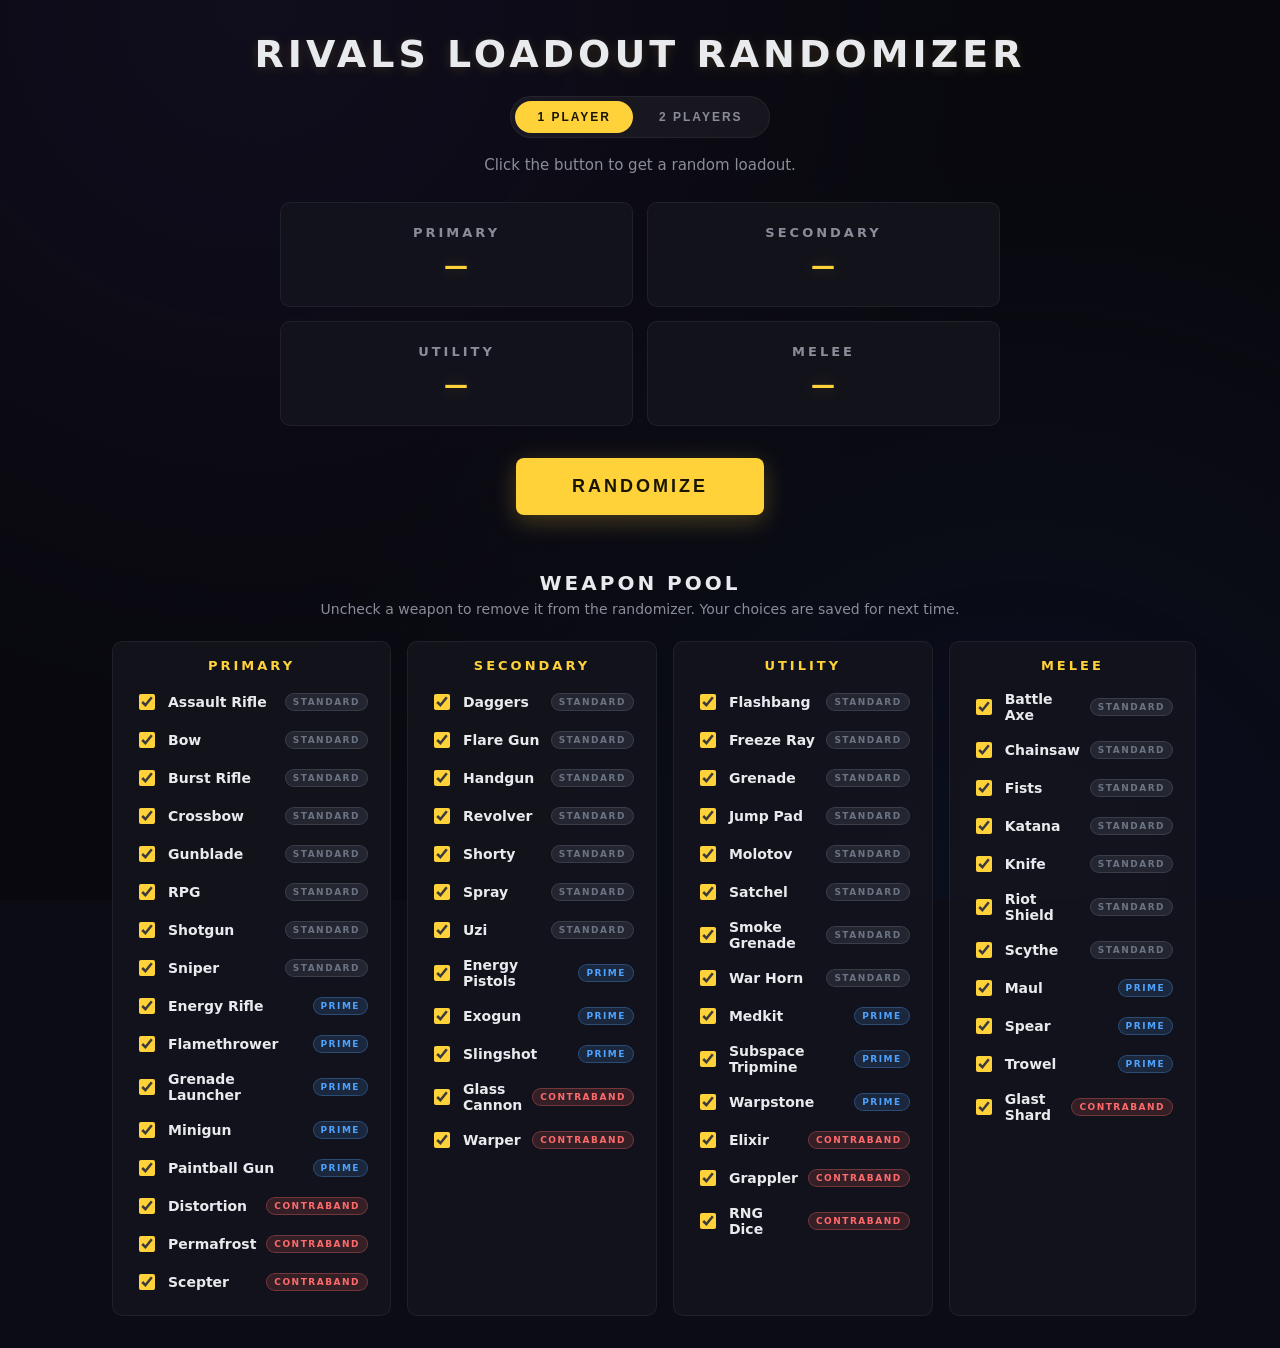
<file: index.html>
<!DOCTYPE html>
<html lang="en">
<head>
  <meta charset="UTF-8">
  <meta name="viewport" content="width=device-width, initial-scale=1">
  <title>Rivals Loadout Randomizer</title>
  <!-- This site now lives at rivals.appscom.xyz; the appscom.xyz home page is the games hub. -->
  <meta http-equiv="refresh" content="0; url=rivals-randomizer/">
  <link rel="canonical" href="https://rivals.appscom.xyz/rivals-randomizer/">
  <style>body{margin:0;background:#0c0c14;color:#e9eaee;font-family:system-ui,sans-serif;display:flex;min-height:100vh;align-items:center;justify-content:center}a{color:#ffd23a}</style>
</head>
<body>
  <p><a href="rivals-randomizer/">Open the Rivals Loadout Randomizer</a></p>
</body>
</html>
</file>
<file: rivals-randomizer/style.css>
/* ====== COLOURS AND SIZES ======
   These variables control the look. Change a value here and the rest
   of the page updates automatically. */
:root {
  --bg: #0c0c14;
  --panel: rgba(20, 20, 30, 0.85);
  --panel-border: rgba(255, 255, 255, 0.06);
  --accent: #ffd23a;        /* the gold colour Rivals uses on the picked item */
  --text: #e9eaee;
  --muted: #8a8d99;

  /* Type tag colours */
  --type-standard: #6c7484;
  --type-prime: #4ea3ff;
  --type-contraband: #ff6b6b;
}

* { box-sizing: border-box; }

body {
  margin: 0;
  font-family: "Segoe UI", system-ui, -apple-system, sans-serif;
  background: var(--bg);
  color: var(--text);
  min-height: 100vh;
  display: flex;
  align-items: flex-start;
  justify-content: center;
  position: relative;
}

/* ====== ROTATING BACKGROUND ======
   Two layers crossfade between Roblox promotional images. A dark overlay
   (body::before) sits on top of them so the foreground stays readable. */
.bg-layer {
  position: fixed;
  inset: 0;
  z-index: -2;
  background-size: cover;
  background-position: center;
  opacity: 0;
  transition: opacity 1.8s ease;
  pointer-events: none;
}

.bg-layer.active { opacity: 1; }

body::before {
  content: "";
  position: fixed;
  inset: 0;
  z-index: -1;
  background:
    radial-gradient(circle at 20% 0%, rgba(26, 21, 48, 0.45) 0%, transparent 55%),
    radial-gradient(circle at 80% 100%, rgba(15, 24, 48, 0.45) 0%, transparent 55%),
    rgba(8, 8, 14, 0.78);
  pointer-events: none;
}

.app {
  width: 100%;
  max-width: 720px;
  padding: 32px;
  text-align: center;
  transition: max-width 0.25s ease;
}

/* Give the page more room when there are two players or the pool is shown. */
body[data-mode="2p"] .app,
.app:has(.weapon-pool) {
  max-width: 1120px;
}

h1 {
  font-size: 38px;
  font-weight: 800;
  letter-spacing: 4px;
  margin: 0 0 20px;
  text-shadow: 0 2px 12px rgba(255, 210, 58, 0.15);
}

/* ====== MODE TOGGLE ====== */
.mode-toggle {
  display: inline-flex;
  background: rgba(255, 255, 255, 0.05);
  border: 1px solid var(--panel-border);
  border-radius: 999px;
  padding: 4px;
  margin-bottom: 18px;
  gap: 4px;
}

.mode-btn {
  background: transparent;
  border: none;
  color: var(--muted);
  padding: 9px 22px;
  border-radius: 999px;
  font-weight: 700;
  letter-spacing: 2px;
  font-size: 12px;
  cursor: pointer;
  transition: background 0.15s ease, color 0.15s ease;
}

.mode-btn:hover { color: var(--text); }

.mode-btn.active {
  background: var(--accent);
  color: #1a1500;
}

.subtitle {
  color: var(--muted);
  margin: 0 0 28px;
  font-size: 15px;
}

/* ====== PLAYERS ====== */
.players {
  display: grid;
  grid-template-columns: 1fr;
  gap: 24px;
  margin-bottom: 32px;
  max-width: 720px;
  margin-left: auto;
  margin-right: auto;
}

@media (min-width: 880px) {
  body[data-mode="2p"] .players {
    grid-template-columns: 1fr 1fr;
    max-width: none;
  }
}

body[data-mode="1p"] .player[data-player="2"] { display: none; }
body[data-mode="1p"] .player-label { display: none; }

.player-label {
  font-size: 14px;
  font-weight: 800;
  letter-spacing: 3px;
  color: var(--accent);
  margin: 0 0 12px;
  text-transform: uppercase;
}

.loadout {
  display: grid;
  grid-template-columns: 1fr 1fr;
  gap: 14px;
}

.slot {
  background: var(--panel);
  border: 1px solid var(--panel-border);
  border-radius: 10px;
  padding: 22px 20px;
  text-align: center;
  backdrop-filter: blur(6px);
}

.slot-label {
  font-size: 13px;
  font-weight: 700;
  letter-spacing: 3px;
  text-transform: uppercase;
  color: var(--muted);
  margin-bottom: 12px;
}

.slot-pick {
  font-size: 24px;
  font-weight: 800;
  letter-spacing: 1px;
  color: var(--accent);
  text-shadow: 0 0 16px rgba(255, 210, 58, 0.25);
  min-height: 32px;
  transition: color 0.1s ease;
}

/* While a slot is rolling, fade the text slightly and add a subtle blur
   to mimic a slot-machine wheel spinning. */
.slot-pick.rolling {
  opacity: 0.75;
  filter: blur(0.4px);
}

/* When the slot lands on its final pick, give it a quick bounce and glow. */
.slot-pick.landed {
  animation: land 0.4s ease-out;
}

@keyframes land {
  0%   { transform: scale(1); }
  30%  { transform: scale(1.12); text-shadow: 0 0 28px rgba(255, 210, 58, 0.7); }
  100% { transform: scale(1); }
}

/* ====== RANDOMIZE BUTTON ====== */
.randomize-btn {
  background: var(--accent);
  color: #1a1500;
  border: none;
  padding: 18px 56px;
  font-size: 18px;
  font-weight: 800;
  letter-spacing: 3px;
  border-radius: 8px;
  cursor: pointer;
  box-shadow: 0 6px 24px rgba(255, 210, 58, 0.25);
  transition: transform 0.1s ease, box-shadow 0.15s ease;
}

.randomize-btn:hover {
  transform: translateY(-2px);
  box-shadow: 0 10px 28px rgba(255, 210, 58, 0.35);
}

.randomize-btn:active { transform: translateY(0); }

/* While the rolling animation is running the button is disabled so it
   can't be clicked again mid-roll. Make that visible. */
.randomize-btn:disabled {
  opacity: 0.55;
  cursor: not-allowed;
  transform: none;
  box-shadow: 0 4px 16px rgba(255, 210, 58, 0.15);
}

.randomize-btn:disabled:hover {
  transform: none;
  box-shadow: 0 4px 16px rgba(255, 210, 58, 0.15);
}

/* ====== WEAPON POOL (checkbox list) ====== */
.weapon-pool {
  margin-top: 56px;
  text-align: left;
}

.pool-title {
  font-size: 20px;
  font-weight: 800;
  letter-spacing: 3px;
  text-align: center;
  margin: 0 0 6px;
}

.pool-subtitle {
  color: var(--muted);
  font-size: 14px;
  text-align: center;
  margin: 0 0 24px;
}

.pool-grid {
  display: grid;
  grid-template-columns: 1fr;
  gap: 16px;
}

@media (min-width: 600px) {
  .pool-grid { grid-template-columns: 1fr 1fr; }
}

@media (min-width: 980px) {
  .pool-grid { grid-template-columns: 1fr 1fr 1fr 1fr; }
}

.pool-column {
  background: var(--panel);
  border: 1px solid var(--panel-border);
  border-radius: 10px;
  padding: 16px 14px;
  backdrop-filter: blur(6px);
}

.pool-cat-title {
  font-size: 13px;
  font-weight: 800;
  letter-spacing: 3px;
  text-transform: uppercase;
  color: var(--accent);
  margin: 0 0 12px;
  text-align: center;
}

.pool-list {
  display: flex;
  flex-direction: column;
  gap: 4px;
}

.weapon-row {
  display: flex;
  align-items: center;
  gap: 10px;
  padding: 6px 8px;
  border-radius: 6px;
  cursor: pointer;
  transition: background 0.1s ease;
}

.weapon-row:hover { background: rgba(255, 255, 255, 0.04); }

.weapon-checkbox {
  width: 16px;
  height: 16px;
  accent-color: var(--accent);
  cursor: pointer;
  flex-shrink: 0;
}

.weapon-name {
  flex: 1;
  font-size: 14px;
  font-weight: 600;
}

/* When a weapon is unchecked, fade its name so it's clear it's excluded. */
.weapon-row:has(.weapon-checkbox:not(:checked)) .weapon-name {
  color: var(--muted);
  text-decoration: line-through;
}

.weapon-type {
  font-size: 9px;
  font-weight: 700;
  letter-spacing: 1.5px;
  text-transform: uppercase;
  padding: 3px 7px;
  border-radius: 999px;
  flex-shrink: 0;
}

.type-standard {
  background: rgba(108, 116, 132, 0.2);
  color: var(--type-standard);
  border: 1px solid rgba(108, 116, 132, 0.3);
}

.type-prime {
  background: rgba(78, 163, 255, 0.15);
  color: var(--type-prime);
  border: 1px solid rgba(78, 163, 255, 0.3);
}

.type-contraband {
  background: rgba(255, 107, 107, 0.15);
  color: var(--type-contraband);
  border: 1px solid rgba(255, 107, 107, 0.3);
}

@media (max-width: 480px) {
  .loadout { grid-template-columns: 1fr; }
  h1 { font-size: 28px; letter-spacing: 2px; }
  .randomize-btn { padding: 16px 40px; }
}
</file>
